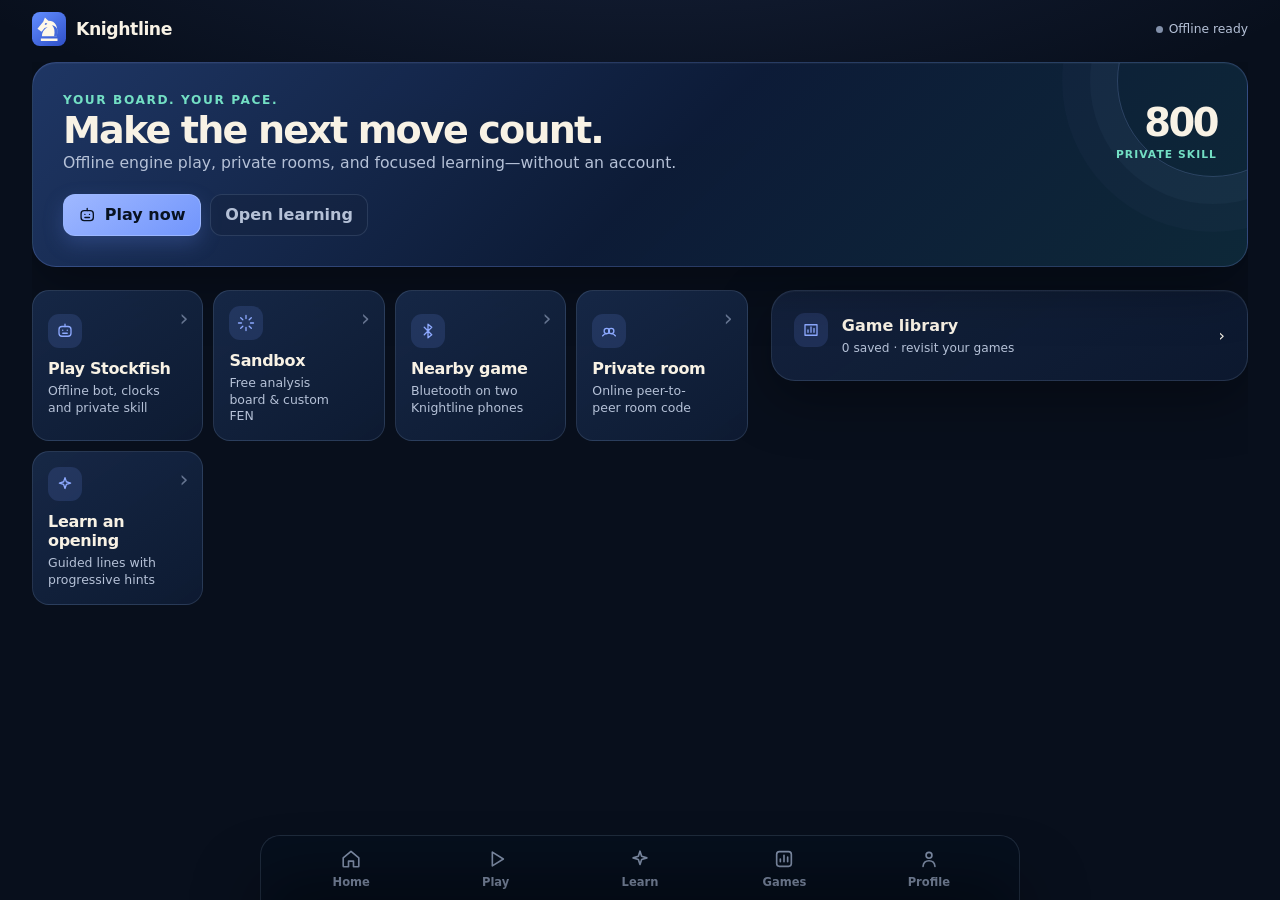
<file: app/src/main/assets/ui/index.html>
<!doctype html>
<html lang="en">
<head>
  <meta charset="utf-8">
  <meta name="viewport" content="width=device-width, initial-scale=1, viewport-fit=cover">
  <meta name="color-scheme" content="dark">
  <meta name="theme-color" content="#08101f">
  <meta http-equiv="Content-Security-Policy" content="default-src 'self'; img-src 'self' data:; style-src 'self'; script-src 'self'; connect-src 'self'; media-src 'none'; object-src 'none'; base-uri 'none'; form-action 'none'; frame-src 'none'">
  <title>Knightline</title>
  <link rel="stylesheet" href="styles.css">
</head>
<body>
  <a class="skip-link" href="#main-content">Skip to content</a>
  <div id="app" class="app-shell" data-screen="home">
    <header class="app-header" id="app-header" data-testid="app-header"></header>
    <main id="main-content" class="app-main" tabindex="-1"></main>
    <nav class="bottom-nav" aria-label="Primary navigation" data-testid="primary-navigation">
      <button class="nav-item" type="button" data-nav="home" data-testid="nav-home"><span class="nav-icon" aria-hidden="true"><svg viewBox="0 0 24 24"><path d="M3.5 10.8 12 3.7l8.5 7.1v9a.7.7 0 0 1-.7.7h-5.1v-6.2H9.3v6.2H4.2a.7.7 0 0 1-.7-.7Z"/></svg></span><span>Home</span></button>
      <button class="nav-item" type="button" data-nav="play" data-testid="nav-play"><span class="nav-icon" aria-hidden="true"><svg viewBox="0 0 24 24"><path d="M8 4.5 20 12 8 19.5Z" stroke-linejoin="round"/></svg></span><span>Play</span></button>
      <button class="nav-item" type="button" data-nav="learn" data-testid="nav-learn"><span class="nav-icon" aria-hidden="true"><svg viewBox="0 0 24 24"><path d="M12 3.5 13.8 9l5.7 1.8-5.7 1.8L12 18l-1.8-5.4-5.7-1.8L10.2 9Z"/></svg></span><span>Learn</span></button>
      <button class="nav-item" type="button" data-nav="history" data-testid="nav-history"><span class="nav-icon" aria-hidden="true"><svg viewBox="0 0 24 24"><rect x="4" y="4" width="16" height="16" rx="3"/><path d="M8 15v-3m4 3V8m4 7v-5"/></svg></span><span>Games</span></button>
      <button class="nav-item" type="button" data-nav="profile" data-testid="nav-profile"><span class="nav-icon" aria-hidden="true"><svg viewBox="0 0 24 24"><circle cx="12" cy="8" r="3.2"/><path d="M5.5 20c.4-4 2.7-6.1 6.5-6.1s6.1 2.1 6.5 6.1"/></svg></span><span>Profile</span></button>
    </nav>
  </div>

  <div id="sheet-backdrop" class="sheet-backdrop" hidden></div>
  <section id="bottom-sheet" class="bottom-sheet" role="dialog" aria-modal="true" aria-labelledby="sheet-title" aria-hidden="true" tabindex="-1" data-testid="bottom-sheet">
    <div class="sheet-grabber" aria-hidden="true"></div>
    <div class="sheet-scroll" id="sheet-scroll"></div>
  </section>
  <div id="toast-region" class="toast-region" aria-live="polite" aria-atomic="true"></div>
  <script src="app.js" defer></script>
</body>
</html>
</file>
<file: app/src/main/assets/ui/styles.css>
:root {
  --system-font-size: 100%;
  --ink: #080f1c;
  --ink-raised: #0d1729;
  --ink-panel: #111d33;
  --ink-panel-2: #172640;
  --line: rgba(177, 201, 239, .14);
  --line-strong: rgba(177, 201, 239, .25);
  --ivory: #f8f2e5;
  --mist: #b5c1d7;
  --muted: #8290aa;
  --blue: #7394ff;
  --blue-bright: #8da9ff;
  --mint: #73dfc4;
  --gold: #f2c76d;
  --rose: #ff8f9d;
  /* ChessLink's cool tournament field was much clearer than the interim
     brown board. Keep its identity, but give it a more deliberate frame. */
  --board-light: #e7edf8;
  --board-dark: #5875a6;
  --board-light-alt: #dbe4f0;
  --board-dark-alt: #506c99;
  --board-frame: clamp(2px, .55vw, 4px);
  --shadow: 0 18px 55px rgba(0, 0, 0, .35);
  --radius-l: 24px;
  --radius-m: 17px;
  --radius-s: 12px;
  --safe-top: env(safe-area-inset-top, 0px);
  --safe-bottom: env(safe-area-inset-bottom, 0px);
  --content-max: 760px;
  font-size: var(--system-font-size);
  font-family: Inter, ui-sans-serif, system-ui, -apple-system, BlinkMacSystemFont, "Segoe UI", sans-serif;
  font-synthesis: none;
}

* { box-sizing: border-box; }
html { height: 100%; background: var(--ink); }
body {
  min-width: 320px;
  height: 100vh;
  height: 100dvh;
  margin: 0;
  overflow: hidden;
  background: radial-gradient(90% 48% at 50% -16%, rgba(90, 121, 205, .18), transparent 68%), var(--ink);
  color: var(--ivory);
  user-select: none;
  -webkit-user-select: none;
  -webkit-tap-highlight-color: transparent;
}
button, input, textarea { font: inherit; }
input, textarea { user-select: text; -webkit-user-select: text; }
button { color: inherit; }
button:not(:disabled), [role="button"] { cursor: pointer; }
button:disabled { cursor: not-allowed; opacity: .48; }
.skip-link { position: fixed; z-index: 100; top: -4rem; left: 1rem; padding: .6rem .85rem; background: var(--ivory); color: var(--ink); border-radius: 0 0 .7rem .7rem; }
.skip-link:focus { top: 0; }

.app-shell { height: 100vh; height: 100dvh; display: grid; grid-template-rows: auto minmax(0, 1fr); max-width: var(--content-max); margin: 0 auto; padding: max(12px, var(--safe-top)) clamp(12px, 3.5vw, 26px) calc(78px + var(--safe-bottom)); overflow: hidden; }
.app-shell[data-screen="game"], .app-shell[data-screen="review"] { padding-bottom: calc(10px + var(--safe-bottom)); }
.app-header { min-height: 42px; display: flex; align-items: center; justify-content: space-between; gap: 10px; margin-bottom: 12px; }
.app-shell[data-screen="game"] .bottom-nav, .app-shell[data-screen="review"] .bottom-nav { display: none; }
.app-main { min-width: 0; min-height: 0; padding-bottom: 6px; overflow-x: hidden; overflow-y: auto; overscroll-behavior-y: contain; outline: none; -webkit-overflow-scrolling: touch; }
.screen { display: grid; gap: clamp(14px, 3.4vw, 23px); }
.screen--game { gap: clamp(7px, 1.8vw, 10px); padding-bottom: 4px; }
.eyebrow { margin: 0 0 4px; color: var(--mint); font-size: clamp(.66rem, 2vw, .76rem); font-weight: 780; letter-spacing: .13em; text-transform: uppercase; }
.title { margin: 0; color: var(--ivory); font-size: clamp(1.55rem, 6vw, 2.38rem); line-height: 1.04; letter-spacing: -.048em; }
.subtitle, .body-copy { margin: 0; color: var(--mist); font-size: clamp(.83rem, 3.2vw, .98rem); line-height: 1.48; overflow-wrap: anywhere; }
.muted { color: var(--muted); }
.tiny { font-size: clamp(.69rem, 2.3vw, .78rem); color: var(--muted); }
.header-brand { display: flex; align-items: center; min-width: 0; gap: 10px; }
.brand-mark { width: 34px; height: 34px; flex: 0 0 auto; border-radius: 8px; }
.brand-mark img { display: block; width: 100%; height: 100%; }
.brand-word { margin: 0; font-size: clamp(.96rem, 3vw, 1.08rem); font-weight: 760; letter-spacing: -.025em; }
.header-context { margin: 0 0 1px; color: var(--muted); font-size: .62rem; font-weight: 760; letter-spacing: .08em; text-transform: uppercase; }
.header-back { display: grid; flex: 0 0 auto; place-items: center; width: 38px; height: 38px; padding: 0; border: 1px solid var(--line); border-radius: 12px; background: rgba(19,34,59,.72); color: var(--ivory); }
.header-status--compact { font-size: .71rem; }
.app-shell[data-screen="review"] .brand-word { white-space: nowrap; }
.app-shell[data-screen="review"] .app-header > .button { flex-shrink: 0; white-space: nowrap; font-size: .74rem; padding-inline: .6rem; gap: 6px; }
.header-status { display: inline-flex; align-items: center; gap: 6px; min-width: 0; color: var(--mist); font-size: .77rem; }
.status-dot { width: 7px; height: 7px; border-radius: 50%; background: var(--mint); box-shadow: 0 0 0 4px rgba(115,223,196,.1); }
.status-dot--idle { background: var(--muted); box-shadow: none; }
.ui-icon { width: 1.15em; height: 1.15em; flex: 0 0 auto; fill: none; stroke: currentColor; stroke-width: 1.75; stroke-linecap: round; stroke-linejoin: round; }
.icon-button, .chip, .button { display: inline-flex; align-items: center; justify-content: center; min-height: 42px; border: 1px solid var(--line); border-radius: var(--radius-s); background: rgba(20, 35, 63, .75); color: var(--ivory); font-weight: 700; line-height: 1.15; }
.icon-button { width: 42px; padding: 0; font-size: 1.15rem; }
.button { gap: 8px; padding: .65rem .9rem; text-align: center; overflow-wrap: anywhere; transition: background .16s ease, border-color .16s ease, transform .16s ease; }
.button:hover { border-color: var(--line-strong); background: #1a2d50; }
.button:active { transform: translateY(1px); }
.button--primary { color: #081221; border-color: rgba(158, 185, 255, .85); background: linear-gradient(145deg, #9fb8ff, #7195fc); box-shadow: 0 8px 20px rgba(94, 126, 220, .28); }
.button--primary:hover { background: linear-gradient(145deg, #b2c6ff, #7ea0ff); }
.button--mint { color: #041b1a; border-color: rgba(130, 245, 215, .85); background: linear-gradient(145deg, #a1f0da, #70d5bc); box-shadow: 0 8px 18px rgba(70, 202, 172, .2); }
.button--mint:hover { color: #041b1a; background: linear-gradient(145deg, #b5f5e3, #87e3ca); }
.button--quiet { color: var(--mist); background: rgba(20, 35, 63, .5); }
.button--danger { color: #ffd7dd; border-color: rgba(255,143,157,.3); background: rgba(128, 39, 64, .2); }
.button--wide { width: 100%; }
.button--compact { min-height: 38px; padding: .53rem .7rem; font-size: .82rem; }
.button-icon { font-size: 1rem; line-height: 1; }
.button-row { display: grid; grid-template-columns: repeat(2, minmax(0, 1fr)); gap: 9px; }
.button-row--three { grid-template-columns: repeat(3, minmax(0, 1fr)); }

.surface { min-width: 0; padding: clamp(15px, 4vw, 22px); border: 1px solid var(--line); border-radius: var(--radius-l); background: linear-gradient(145deg, rgba(20, 35, 63, .94), rgba(13, 25, 48, .92)); box-shadow: inset 0 1px 0 rgba(255,255,255,.035), var(--shadow); }
.surface--flat { box-shadow: inset 0 1px 0 rgba(255,255,255,.03); }
.surface-title { margin: 0; font-size: clamp(1rem, 4vw, 1.18rem); letter-spacing: -.025em; }
.section-heading { display: flex; align-items: end; justify-content: space-between; gap: 12px; }
.section-heading > div { min-width: 0; }
.section-action { flex: 0 0 auto; border: 0; padding: 4px 0; background: transparent; color: var(--blue-bright); font-weight: 750; font-size: .8rem; }

.hero { position: relative; overflow: hidden; padding: clamp(20px, 5vw, 30px); border-color: rgba(128,156,240,.23); background: linear-gradient(135deg, rgba(31, 55, 102, .98), rgba(13, 28, 56, .97) 52%, rgba(14, 42, 58, .95)); }
.hero::after { content: ""; position: absolute; width: 190px; height: 190px; right: -62px; top: -78px; border: 1px solid rgba(157,182,255,.22); border-radius: 50%; box-shadow: 0 0 0 27px rgba(157,182,255,.035), 0 0 0 55px rgba(157,182,255,.025); pointer-events: none; }
.hero > * { position: relative; z-index: 1; }
.hero-grid { display: grid; grid-template-columns: minmax(0, 1fr) auto; gap: 16px; align-items: center; }
.hero-rating { min-width: 83px; text-align: right; }
.rating-number { display: block; color: var(--ivory); font-size: clamp(1.65rem, 7vw, 2.4rem); line-height: .9; font-weight: 820; letter-spacing: -.065em; }
.rating-label { display: block; margin-top: 8px; color: var(--mint); font-size: .67rem; font-weight: 760; letter-spacing: .1em; text-transform: uppercase; }
.rating-delta { display: inline-block; margin-top: 9px; color: #a5f1d8; font-size: .76rem; font-weight: 760; }
.hero-actions { display: flex; flex-wrap: wrap; gap: 9px; margin-top: 20px; }

.quick-grid { display: grid; grid-template-columns: repeat(2, minmax(0, 1fr)); gap: 10px; }
.quick-card { position: relative; min-height: 118px; overflow: hidden; padding: 15px; border: 1px solid var(--line); border-radius: var(--radius-m); background: linear-gradient(145deg, rgba(25,44,77,.86), rgba(14,27,51,.94)); text-align: left; transition: transform .16s ease, border-color .16s ease, background .16s ease; }
.quick-card:active { transform: scale(.985); }
.quick-card:hover { border-color: rgba(141,169,255,.52); }
.quick-icon { display: grid; place-items: center; width: 34px; height: 34px; margin-bottom: 11px; border-radius: 11px; background: rgba(115,148,255,.15); color: var(--blue-bright); font-size: 1rem; }
.quick-icon .ui-icon { width: 18px; height: 18px; }
.quick-chevron { position: absolute; top: 16px; right: 14px; color: rgba(195,210,238,.48); font-size: 1.4rem; line-height: 1; }
.quick-label { display: block; font-size: clamp(.88rem, 3.5vw, 1rem); font-weight: 770; letter-spacing: -.02em; }
.quick-meta { display: block; max-width: 15ch; margin-top: 5px; color: var(--mist); font-size: clamp(.7rem, 2.6vw, .78rem); line-height: 1.35; overflow-wrap: anywhere; }

.activity-list, .lesson-list, .timeline-list, .move-list { display: grid; gap: 10px; }
.activity-item { display: grid; grid-template-columns: auto minmax(0, 1fr) auto; gap: 10px; align-items: center; min-height: 54px; padding: 9px 0; border-top: 1px solid rgba(177,201,239,.1); }
.activity-item:first-child { padding-top: 0; border-top: 0; }
.activity-badge { display: grid; place-items: center; width: 33px; height: 33px; border-radius: 10px; background: rgba(115,223,196,.12); color: var(--mint); font-size: .83rem; }
.activity-title { margin: 0; font-size: .87rem; font-weight: 720; overflow-wrap: anywhere; }
.activity-copy { margin: 3px 0 0; color: var(--muted); font-size: .74rem; overflow-wrap: anywhere; }
.activity-value { color: var(--mint); font-size: .82rem; font-weight: 760; text-align: right; }
.activity-value--neutral { color: var(--mist); }

.bottom-nav { position: fixed; z-index: 20; left: 50%; bottom: 0; display: grid; grid-template-columns: repeat(5, minmax(0, 1fr)); width: min(var(--content-max), 100%); padding: 7px clamp(8px, 3vw, 18px) calc(7px + var(--safe-bottom)); border-top: 1px solid rgba(177,201,239,.12); background: rgba(7, 16, 30, .91); backdrop-filter: blur(18px); transform: translateX(-50%); }
.nav-item { display: grid; place-items: center; gap: 3px; min-height: 50px; padding: 3px 0; border: 0; border-radius: 11px; background: transparent; color: var(--muted); font-size: clamp(.63rem, 2.5vw, .72rem); font-weight: 700; }
.nav-item[aria-current="page"] { color: var(--ivory); background: rgba(115,148,255,.14); }
.nav-icon { display: grid; place-items: center; width: 24px; height: 24px; line-height: 1; }
.nav-icon svg { width: 22px; height: 22px; fill: none; stroke: currentColor; stroke-width: 1.8; stroke-linecap: round; stroke-linejoin: round; }

.board-stage { width: 100%; }
.board-layout { position: relative; width: min(100%, 600px); margin: 0 auto; padding: 0 16px; box-sizing: border-box; }
.board-layout[data-eval-enabled="false"] .eval-rail { opacity: 0; pointer-events: none; }
.eval-rail { position: absolute; left: 4px; top: 4px; bottom: 4px; width: 6px; z-index: 10; overflow: hidden; border: 1px solid rgba(255,255,255,.05); border-radius: 4px; background: #0f172a; box-shadow: inset 0 0 0 1px rgba(0,0,0,.3); transition: opacity 0.3s ease; }
.eval-rail svg { display: block; width: 100%; height: 100%; }
.eval-rail-fill { fill: #f6f2e8; transition: y 220ms ease, height 220ms ease; }
.board-shell { position: relative; width: min(100%, 600px); margin: 0 auto; padding: var(--board-frame); border: 1px solid rgba(181,205,246,.34); border-radius: 7px; background: #17253d; box-shadow: 0 0 0 1px rgba(1,7,18,.5), 0 13px 34px rgba(0,0,0,.4); overflow: hidden; }
.board { position: relative; display: grid; grid-template-columns: repeat(8, minmax(0, 1fr)); grid-template-rows: repeat(8, minmax(0, 1fr)); width: 100%; aspect-ratio: 1; border-radius: 3px; overflow: hidden; isolation: isolate; touch-action: none; user-select: none; -webkit-user-select: none; }
.board-shell--pending::after { content: ""; position: absolute; z-index: 6; inset: var(--board-frame); border-radius: 3px; background: rgba(7,16,30,.045); pointer-events: none; }
.square { position: relative; display: grid; place-items: center; min-width: 0; min-height: 0; padding: 0; border: 0; background: var(--board-light); color: #17233c; }
.square:disabled { opacity: 1; }
.square--dark { background: var(--board-dark); }
.square--drag-source > .piece-svg { visibility: hidden; }
.square--drop { outline: 3px solid rgba(255,250,240,.85); outline-offset: -3px; }
.drag-piece { position: fixed; left: 0; top: 0; z-index: 35; pointer-events: none; will-change: transform; }
.drag-piece .piece-svg { width: 100%; height: 100%; filter: drop-shadow(0 9px 5px rgba(0,0,0,.5)); }
.square--last { box-shadow: inset 0 0 0 999px rgba(245, 193, 75, .31); }
.square--selected { outline: clamp(2px, .7vw, 4px) solid rgba(88, 236, 199, .98); outline-offset: calc(clamp(2px, .7vw, 4px) * -1); box-shadow: inset 0 0 0 999px rgba(49, 196, 166, .18); }
.square--legal::after { content: ""; position: absolute; z-index: 1; width: 24%; aspect-ratio: 1; border-radius: 50%; background: rgba(18, 43, 71, .36); box-shadow: 0 0 0 1px rgba(255,255,255,.11); }
.square--capture::after { content: ""; position: absolute; z-index: 1; inset: 6%; border: 3px solid rgba(103, 242, 209, .94); border-radius: 50%; box-shadow: 0 0 0 1px rgba(5,27,46,.32) inset; }
.square:focus-visible { outline: 3px solid #f9fbff; outline-offset: -3px; }
.coordinate { position: absolute; z-index: 4; color: #415d80; font-size: clamp(6px, 1.55vw, 8px); font-weight: 850; line-height: 1; opacity: .84; pointer-events: none; text-shadow: 0 1px 1px rgba(255,255,255,.34); }
.square--dark .coordinate { color: #eef4ff; text-shadow: 0 1px 1px rgba(21,39,70,.35); }
.coordinate--rank { top: 4px; left: 4px; }
.coordinate--file { right: 4px; bottom: 3px; }
.piece-svg { --piece-fill: #fbf7eb; --piece-edge: #625f59; --piece-shine: #b4a98f; position: relative; z-index: 3; width: 93%; height: 93%; overflow: visible; filter: drop-shadow(0 1.5px 1px rgba(5,13,27,.32)); pointer-events: none; }
.piece-svg--white { --piece-fill: #fffaf0; --piece-edge: #6f6d65; --piece-shine: #d7c7a4; }
.piece-svg--black { --piece-fill: #202b3c; --piece-edge: #0d1420; --piece-shine: #52647a; filter: drop-shadow(0 1.5px 1.2px rgba(3,9,19,.46)); }
.piece-svg .piece-main, .piece-svg .piece-base { fill: var(--piece-fill); stroke: var(--piece-edge); stroke-width: 1.45; stroke-linejoin: round; }
.piece-svg .piece-detail { fill: none; stroke: var(--piece-shine); stroke-width: 2.4; stroke-linecap: round; stroke-linejoin: round; }
.piece-svg .piece-shadow { fill: #000; opacity: .13; stroke: none; }
.square--coach-source .piece-svg { filter: drop-shadow(0 0 3px #73dfc4) drop-shadow(0 0 1px #73dfc4); }
.board-overlay { position: absolute; inset: 0; z-index: 2; width: 100%; height: 100%; overflow: visible; pointer-events: none; }
.chess-arrow { color: #70b848; opacity: .83; }
.chess-arrow--played { color: #f2a43b; }
.chess-arrow-shaft { fill: none; stroke: currentColor; stroke-width: 3.2; stroke-linejoin: round; stroke-linecap: butt; }
.chess-arrow-head { fill: currentColor; }
.coach-arrow { stroke: rgba(112, 239, 209, .94); stroke-width: 1.15; stroke-linecap: round; opacity: .8; filter: drop-shadow(0 1px 1px rgba(0,0,0,.28)); }
.coach-arrow-head { fill: rgba(112, 239, 209, .94); opacity: .88; }
.board-accessibility-note { position: absolute; width: 1px; height: 1px; padding: 0; margin: -1px; overflow: hidden; clip: rect(0,0,0,0); white-space: nowrap; border: 0; }

.game-topline { display: flex; align-items: center; justify-content: space-between; gap: 8px; }
.game-name { min-width: 0; margin: 0; color: var(--ivory); font-size: clamp(.9rem, 3.8vw, 1.04rem); font-weight: 760; letter-spacing: -.02em; white-space: nowrap; overflow: hidden; text-overflow: ellipsis; }
.eval-chip { display: grid; flex: 0 0 auto; grid-template-columns: auto auto; align-items: center; column-gap: 6px; min-height: 38px; padding: 4px 9px; border: 1px solid rgba(115,223,196,.3); border-radius: 12px; background: rgba(24,67,70,.34); color: #d9fff4; font-size: .82rem; font-weight: 850; font-variant-numeric: tabular-nums; }
.eval-label { color: var(--mint); font-size: .55rem; letter-spacing: .1em; }
.eval-state { grid-column: 1 / -1; color: var(--muted); font-size: .54rem; font-weight: 720; letter-spacing: .04em; line-height: 1; text-align: right; text-transform: uppercase; }
.game-state-pill { display: inline-flex; align-items: center; gap: 6px; min-height: 34px; padding: 0 10px; border: 1px solid var(--line); border-radius: 999px; background: rgba(17,30,52,.76); color: var(--mist); font-size: .7rem; font-weight: 760; }
.game-state-pill .ui-icon { width: 14px; height: 14px; color: var(--mint); }
.player-card { display: grid; grid-template-columns: 36px minmax(0, 1fr) auto; align-items: center; gap: 9px; min-height: 56px; padding: 7px 10px; border: 1px solid rgba(177,201,239,.12); border-radius: 14px; background: rgba(17,30,52,.82); }
.player-card--active { border-color: rgba(115,223,196,.7); box-shadow: inset 0 0 0 1px rgba(115,223,196,.14); }
.avatar { display: grid; place-items: center; width: 36px; height: 36px; border-radius: 11px; background: linear-gradient(145deg, #88a9ff, #5878d8); color: #0b1430; font-size: .65rem; font-weight: 850; }
.avatar--bot { background: linear-gradient(145deg, #6ce0c4, #328d95); color: #042226; }
.player-copy { min-width: 0; }
.player-name { margin: 0; font-size: clamp(.82rem, 3.4vw, .96rem); font-weight: 760; white-space: nowrap; overflow: hidden; text-overflow: ellipsis; }
.player-meta { margin: 3px 0 0; color: var(--muted); font-size: clamp(.66rem, 2.5vw, .74rem); white-space: nowrap; overflow: hidden; text-overflow: ellipsis; }
.player-sub { display: flex; align-items: center; gap: 6px; flex-wrap: wrap; margin-top: 2px; }
.captured-tray { display: inline-flex; align-items: center; gap: 2px; }
.captured-piece { display: inline-flex; align-items: center; justify-content: center; width: 14px; height: 14px; }
.captured-piece .piece-svg { width: 14px; height: 14px; }
.material-badge { display: inline-flex; align-items: center; font-size: 0.68rem; font-weight: 800; color: var(--mint); background: rgba(115,223,196,.15); border: 1px solid rgba(115,223,196,.3); padding: 0 5px; border-radius: 999px; line-height: 1.3; }
.active-room-card { border: 1px solid rgba(115,223,196,.35); background: linear-gradient(135deg, rgba(16,44,46,.7), rgba(13,27,48,.88)); box-shadow: 0 4px 16px rgba(0,0,0,.25); border-radius: 16px; padding: 14px; margin-bottom: 12px; }
.active-room-header { display: flex; align-items: center; justify-content: space-between; margin-bottom: 8px; }
.active-room-badge { display: inline-flex; align-items: center; gap: 6px; font-size: .72rem; font-weight: 800; text-transform: uppercase; letter-spacing: .06em; color: var(--mint); }
.active-room-dot { width: 8px; height: 8px; border-radius: 50%; background: var(--mint); box-shadow: 0 0 8px rgba(115,223,196,.8); animation: pulse-dot 1.8s infinite ease-in-out; }
@keyframes pulse-dot { 0%, 100% { opacity: 1; transform: scale(1); } 50% { opacity: 0.4; transform: scale(0.85); } }
.active-room-code-box { display: flex; align-items: center; justify-content: space-between; background: rgba(7,16,30,.6); border: 1px dashed rgba(115,223,196,.3); border-radius: 12px; padding: 8px 12px; margin: 10px 0; }
.active-room-code-label { font-size: .72rem; color: var(--muted); text-transform: uppercase; letter-spacing: .05em; display: block; }
.active-room-code-val { font-size: 1.25rem; font-weight: 850; color: var(--ivory); letter-spacing: .12em; font-family: monospace; }
.room-status--closed { border-color: rgba(239,68,68,.3); background: rgba(40,16,20,.6); }
.sandbox-toolbar { display: flex; flex-wrap: wrap; align-items: center; gap: 6px; margin-top: 10px; }
.sandbox-toolbar .button { flex: 1 1 auto; min-width: 60px; min-height: 38px; padding: 4px 8px; font-size: .75rem; }
.clock { color: var(--ivory); font-size: clamp(.94rem, 4vw, 1.15rem); font-weight: 820; font-variant-numeric: tabular-nums; letter-spacing: -.04em; }
.clock--active { color: var(--mint); }
.coach-card { display: grid; grid-template-columns: 34px minmax(0, 1fr); align-items: start; gap: 10px; padding: 11px 12px; border: 1px solid rgba(115,223,196,.26); border-radius: 15px; background: linear-gradient(140deg, rgba(18,67,70,.42), rgba(13,27,48,.82)); box-shadow: inset 0 1px 0 rgba(255,255,255,.025); }
.coach-icon { display: grid; place-items: center; width: 34px; height: 34px; border-radius: 11px; background: rgba(115,223,196,.12); color: var(--mint); }
.coach-icon .ui-icon { width: 18px; height: 18px; }
.coach-body { min-width: 0; }
.coach-heading { display: flex; align-items: center; justify-content: space-between; gap: 10px; }
.coach-kicker { color: var(--mint); font-size: .64rem; font-weight: 820; letter-spacing: .105em; text-transform: uppercase; }
.coach-progress { display: inline-flex; flex: 0 0 auto; gap: 4px; }
.coach-progress i { width: 5px; height: 5px; border-radius: 50%; background: rgba(177,201,239,.25); }
.coach-progress i.is-active { background: var(--mint); box-shadow: 0 0 0 2px rgba(115,223,196,.1); }
.coach-copy { margin: 0; color: var(--ivory); font-size: clamp(.79rem, 3.2vw, .91rem); line-height: 1.4; overflow-wrap: anywhere; }
.coach-kicker + .coach-copy { margin-top: 4px; }
.game-actions { display: grid; grid-template-columns: repeat(3, minmax(0, 1fr)); gap: 8px; }
.game-actions--2 { grid-template-columns: repeat(2, minmax(0, 1fr)); }
.game-actions--4 { grid-template-columns: repeat(2, minmax(0, 1fr)); }
.game-actions .button { min-width: 0; min-height: 42px; padding: .55rem .38rem; font-size: clamp(.66rem, 2.7vw, .78rem); }
.game-actions .ui-icon { width: 16px; height: 16px; }
.turn-note { min-height: 1.15em; margin: 0 3px; color: var(--mist); font-size: .76rem; overflow-wrap: anywhere; }

.tab-row { display: flex; gap: 7px; overflow-x: auto; padding-bottom: 2px; scrollbar-width: none; }
.tab-row::-webkit-scrollbar { display: none; }
.tab { flex: 0 0 auto; min-height: 36px; padding: 0 .75rem; border: 1px solid var(--line); border-radius: 999px; background: rgba(15,29,54,.72); color: var(--mist); font-size: .76rem; font-weight: 760; }
.tab[aria-selected="true"] { border-color: rgba(141,169,255,.58); background: rgba(115,148,255,.19); color: var(--ivory); }
.lesson-card { display: grid; grid-template-columns: auto minmax(0, 1fr) auto; align-items: center; gap: 11px; padding: 13px; border: 1px solid var(--line); border-radius: var(--radius-m); background: rgba(17,31,57,.76); text-align: left; }
.lesson-icon { display: grid; place-items: center; width: 38px; height: 38px; border-radius: 12px; background: rgba(115,148,255,.14); color: var(--blue-bright); font-size: 1rem; }
.lesson-content { min-width: 0; }
.learn-tabs { display: grid; grid-template-columns: repeat(3,minmax(0,1fr)); gap: 4px; padding: 5px; border: 1px solid var(--line); border-radius: 16px; background: var(--ink); }
.learn-tabs button { min-height: 46px; padding: 10px 3px; border: 0; border-radius: 11px; background: transparent; color: var(--muted); font: inherit; font-size: clamp(.69rem,2.7vw,.83rem); font-weight: 720; }
.learn-tabs button[aria-pressed="true"] { background: #243759; color: #f6f1e7; box-shadow: 0 2px 8px #0003; }
.lesson-title { display: block; margin: 0; font-size: clamp(.79rem, 3.2vw, .91rem); font-weight: 760; overflow-wrap: anywhere; }
.lesson-copy { display: block; margin: 3px 0 0; color: var(--muted); font-size: clamp(.66rem, 2.6vw, .74rem); line-height: 1.3; overflow-wrap: anywhere; }
.progress-ring { --value: 0; display: grid; place-items: center; width: 35px; height: 35px; border-radius: 50%; background: conic-gradient(var(--mint) calc(var(--value) * 1%), rgba(177,201,239,.13) 0); }
.progress-ring::after { content: attr(data-label); display: grid; place-items: center; width: 27px; height: 27px; border-radius: 50%; background: var(--ink-panel); color: var(--ivory); font-size: .59rem; font-weight: 800; }
.lesson-hero { display: grid; gap: 12px; padding: 16px; border: 1px solid rgba(115,148,255,.27); border-radius: var(--radius-m); background: linear-gradient(135deg, rgba(58,78,137,.38), rgba(17,31,57,.68)); }
.button-row--review { margin-top: 14px; }
.review-branch { margin-top: 9px; }
.chat-compose--spaced { margin-top: 10px; }

.profile-grid { display: grid; grid-template-columns: repeat(2, minmax(0, 1fr)); gap: 10px; }
.metric { min-width: 0; padding: 14px; border: 1px solid var(--line); border-radius: var(--radius-m); background: rgba(17,31,57,.62); }
.metric-value { display: block; color: var(--ivory); font-size: clamp(1.1rem, 5vw, 1.5rem); font-weight: 810; letter-spacing: -.05em; font-variant-numeric: tabular-nums; }
.metric-label { display: block; margin-top: 5px; color: var(--muted); font-size: .68rem; font-weight: 700; overflow-wrap: anywhere; }
.rating-chart { position: relative; height: 132px; overflow: hidden; margin-top: 7px; border-bottom: 1px solid rgba(177,201,239,.16); }
.rating-chart svg { width: 100%; height: 100%; overflow: visible; }
.chart-grid { stroke: rgba(177,201,239,.12); stroke-width: 1; }
.chart-area { fill: url(#rating-area); }
.chart-line { fill: none; stroke: #76e2c7; stroke-width: 3; stroke-linecap: round; stroke-linejoin: round; }
.chart-point { fill: #d9fff3; stroke: #67d9bc; stroke-width: 2; }
.rating-footnote { margin: 10px 0 0; color: var(--muted); font-size: .71rem; line-height: 1.35; }
.empty-state { display: grid; place-items: center; min-height: 170px; padding: 25px; border: 1px dashed rgba(177,201,239,.24); border-radius: var(--radius-m); color: var(--mist); text-align: center; }

.review-summary { display: grid; grid-template-columns: minmax(0, 1fr) auto; gap: 12px; align-items: center; }
.review-position-line { display: flex; align-items: center; justify-content: space-between; gap: 10px; min-height: 32px; padding: 0 3px; color: var(--mist); font-size: .72rem; }
.review-position-line strong { color: var(--ivory); font-size: .86rem; letter-spacing: -.015em; }
.result-badge { display: inline-flex; align-items: center; width: max-content; min-height: 28px; padding: 0 .55rem; border-radius: 999px; background: rgba(115,223,196,.15); color: var(--mint); font-size: .68rem; font-weight: 830; letter-spacing: .07em; text-transform: uppercase; }
.review-scores { display: grid; grid-template-columns: repeat(2, minmax(54px, 1fr)); gap: 7px; }
.review-scores > div { display: grid; gap: 2px; min-width: 54px; padding: 8px 9px; border: 1px solid rgba(177,201,239,.13); border-radius: 11px; background: rgba(6,15,30,.42); text-align: right; }
.review-scores span { color: var(--muted); font-size: .55rem; font-weight: 760; letter-spacing: .06em; text-transform: uppercase; }
.review-scores strong { color: var(--ivory); font-size: clamp(.9rem, 3.8vw, 1.13rem); font-weight: 830; font-variant-numeric: tabular-nums; }
.review-step { display: flex; align-items: center; justify-content: space-between; gap: 10px; }
.review-step .tiny { margin: 0; }
.review-graph { width: 100%; height: 76px; overflow: visible; }
.move-list { grid-template-columns: repeat(2, minmax(0, 1fr)); gap: 6px; }
.move-item { display: flex; align-items: center; justify-content: space-between; min-width: 0; min-height: 37px; padding: 0 9px; border: 1px solid rgba(177,201,239,.1); border-radius: 9px; background: rgba(11,23,43,.6); color: var(--mist); font-size: .75rem; }
.move-item--current { color: var(--ivory); border-color: rgba(115,148,255,.58); background: rgba(115,148,255,.17); }
.move-number { color: var(--muted); font-size: .65rem; }

.sheet-backdrop { position: fixed; z-index: 39; inset: 0; background: rgba(1,6,15,.62); opacity: 0; transition: opacity 180ms ease; }
.sheet-backdrop.is-visible { opacity: 1; }
.bottom-sheet { position: fixed; z-index: 40; left: 50%; bottom: 0; width: min(var(--content-max), 100%); max-height: min(90dvh, 46rem); padding: 8px clamp(14px, 4vw, 27px) calc(15px + var(--safe-bottom)); border: 1px solid rgba(177,201,239,.2); border-bottom: 0; border-radius: 26px 26px 0 0; background: linear-gradient(180deg, #15233a, #0e1a2e 62%, #0b1729); box-shadow: 0 -22px 64px rgba(0,0,0,.55), inset 0 1px 0 rgba(255,255,255,.065); transform: translate3d(-50%, calc(100% + 10px), 0); transition: transform 230ms cubic-bezier(.2,.8,.2,1); will-change: transform; }
.bottom-sheet[data-open="true"] { transform: translate3d(-50%, 0, 0); }
.bottom-sheet[data-sheet-kind="setup"] { height: auto; }
.bottom-sheet[data-sheet-kind="setup"] .sheet-footer { grid-template-columns: minmax(0, 1fr) minmax(0, 1.4fr); }
.bottom-sheet[data-sheet-kind="setup"] .sheet-footer .button { min-width: 0; font-size: .88rem; padding-left: .5rem; padding-right: .5rem; }
.bottom-sheet[data-sheet-kind="room"], .bottom-sheet[data-sheet-kind="moves"] { height: auto; }
.sheet-grabber { width: 37px; height: 4px; margin: 3px auto 12px; border-radius: 99px; background: rgba(207,220,245,.37); }
.sheet-scroll { max-height: calc(min(88dvh, 44rem) - 42px - var(--safe-bottom)); overflow: auto; overscroll-behavior: contain; padding: 0 1px 4px; scrollbar-color: rgba(177,201,239,.32) transparent; }
.bottom-sheet[data-sheet-kind="setup"] .sheet-scroll { display: flex; flex-direction: column; overflow: hidden; height: auto; max-height: calc(min(88dvh, 44rem) - 42px - var(--safe-bottom)); }
.setup-content { min-height: 0; flex: 0 1 auto; overflow: auto; overscroll-behavior: contain; padding-bottom: 4px; }
.bottom-sheet[data-sheet-kind="setup"] .sheet-footer { flex: 0 0 auto; }
.bottom-sheet[data-sheet-kind="room"] .sheet-scroll, .bottom-sheet[data-sheet-kind="moves"] .sheet-scroll { height: auto; max-height: calc(88dvh - 42px - var(--safe-bottom)); }
.sheet-heading { display: flex; align-items: start; justify-content: space-between; gap: 12px; margin-bottom: 18px; }
.sheet-heading > div { min-width: 0; }
.sheet-title { margin: 0; color: var(--ivory); font-size: clamp(1.2rem, 5vw, 1.5rem); line-height: 1.1; letter-spacing: -.04em; }
.sheet-subtitle { margin: 7px 0 0; color: var(--mist); font-size: clamp(.77rem, 3vw, .88rem); line-height: 1.4; overflow-wrap: anywhere; }
.sheet-section { display: grid; gap: 10px; margin-top: 18px; }
.sheet-label { margin: 0; color: var(--mist); font-size: .71rem; font-weight: 790; letter-spacing: .095em; text-transform: uppercase; }
.choice-grid { display: grid; grid-template-columns: repeat(3, minmax(0, 1fr)); gap: 8px; }
.choice-grid--two { grid-template-columns: repeat(2, minmax(0, 1fr)); }
.choice { display: grid; gap: 3px; min-height: 56px; padding: 10px; border: 1px solid rgba(177,201,239,.16); border-radius: 13px; background: rgba(7,17,33,.58); color: var(--mist); text-align: left; transition: border-color 150ms ease, background 150ms ease, transform 150ms ease; }
.choice:active { transform: scale(.987); }
.choice[aria-pressed="true"] { border-color: rgba(141,169,255,.84); background: linear-gradient(145deg, rgba(115,148,255,.28), rgba(79,109,194,.19)); color: var(--ivory); box-shadow: inset 0 0 0 1px rgba(141,169,255,.13), 0 7px 18px rgba(0,0,0,.12); }
.choice-row { grid-template-columns: 34px minmax(0, 1fr) auto; align-items: center; gap: 10px; min-height: 62px; }
.choice-row-icon { display: grid; place-items: center; width: 34px; height: 34px; border-radius: 10px; background: rgba(115,148,255,.12); color: var(--blue-bright); }
.choice-row-copy { min-width: 0; }
.choice-row-chevron { color: var(--muted); font-size: 1.2rem; }
.choice-main { display: block; color: inherit; font-size: clamp(.72rem, 3vw, .84rem); font-weight: 780; overflow-wrap: anywhere; }
.choice-detail { display: block; color: var(--muted); font-size: clamp(.59rem, 2.2vw, .67rem); overflow-wrap: anywhere; }
.choice[aria-pressed="true"] .choice-detail { color: #b8c8ef; }
.sheet-footer { position: static; display: grid; grid-template-columns: minmax(0, 1fr) auto; gap: 10px; align-items: center; padding: 15px 0 1px; }
.sheet-footer .button { min-width: 120px; }
.input { width: 100%; min-height: 48px; padding: .7rem .82rem; border: 1px solid var(--line-strong); border-radius: 13px; outline: none; background: rgba(5,13,29,.65); color: var(--ivory); }
.input::placeholder { color: #71809b; }
.input:focus { border-color: var(--blue-bright); box-shadow: 0 0 0 3px rgba(115,148,255,.17); }
.online-note { display: flex; gap: 8px; padding: 11px; border: 1px solid rgba(242,199,109,.24); border-radius: 13px; background: rgba(110,78,25,.13); color: #ead7a6; font-size: .74rem; line-height: 1.35; }
.chat-log { display: grid; gap: 8px; min-height: 90px; max-height: 175px; overflow: auto; padding: 8px; border: 1px solid rgba(177,201,239,.1); border-radius: 13px; background: rgba(5,14,31,.38); }
.chat-message { max-width: 86%; padding: 8px 10px; border-radius: 11px 11px 11px 3px; background: rgba(115,148,255,.15); color: var(--ivory); font-size: .76rem; line-height: 1.33; overflow-wrap: anywhere; }
.chat-message--self { justify-self: end; border-radius: 11px 11px 3px 11px; background: rgba(115,223,196,.15); }
.chat-compose { display: grid; grid-template-columns: minmax(0, 1fr) auto; gap: 8px; }

.toast-region { position: fixed; z-index: 80; left: 50%; bottom: calc(80px + var(--safe-bottom)); display: grid; gap: 8px; width: min(calc(100% - 28px), 430px); pointer-events: none; transform: translateX(-50%); }
.toast { padding: 11px 13px; border: 1px solid rgba(177,201,239,.23); border-radius: 13px; background: rgba(16,30,55,.96); color: var(--ivory); box-shadow: var(--shadow); font-size: .78rem; line-height: 1.35; animation: toast-in 180ms ease-out both; }
.toast--error { border-color: rgba(255,143,157,.45); color: #ffdae0; }

@keyframes toast-in { from { opacity: 0; transform: translateY(9px); } to { opacity: 1; transform: translateY(0); } }

@media (max-width: 374px) {
  .app-shell { padding-left: 12px; padding-right: 12px; }
  .bottom-sheet { padding-left: 12px; padding-right: 12px; }
  .hero-grid { grid-template-columns: minmax(0, 1fr) 72px; }
  .player-card { grid-template-columns: 33px minmax(0, 1fr) auto; gap: 7px; padding: 7px 8px; }
  .avatar { width: 33px; height: 33px; border-radius: 10px; }
  .game-actions { gap: 6px; }
  .game-actions .button { padding-left: .2rem; padding-right: .2rem; }
  .review-summary { grid-template-columns: minmax(0, 1fr); }
  .review-scores { justify-self: stretch; }
}
/* Dynamic type: preserve a calm hierarchy by reflowing dense compositions.
   This is deliberately keyed from Android's reported font preference rather
   than viewport width, so a 360dp phone at 150% never gets squeezed columns. */
:root[data-font-scale-tier="large"] .hero-grid {
  grid-template-columns: minmax(0, 1fr);
  gap: 12px;
}
:root[data-font-scale-tier="large"] .hero-rating {
  display: flex;
  align-items: baseline;
  gap: 9px;
  min-width: 0;
  text-align: left;
}
:root[data-font-scale-tier="medium"] .rating-label,
:root[data-font-scale-tier="large"] .rating-label { margin-top: 0; }
:root[data-font-scale-tier="medium"] .rating-delta,
:root[data-font-scale-tier="large"] .rating-delta { margin-top: 0; }
:root[data-font-scale-tier="medium"] .title { font-size: clamp(1.46rem, 5.6vw, 2.14rem); }
:root[data-font-scale-tier="large"] .title { font-size: clamp(1.4rem, 5.25vw, 2rem); }
:root[data-font-scale-tier="medium"] .choice-grid,
:root[data-font-scale-tier="large"] .choice-grid { grid-template-columns: repeat(2, minmax(0, 1fr)); }
:root[data-font-scale-tier="large"] .quick-grid { grid-template-columns: minmax(0, 1fr); }
:root[data-font-scale-tier="large"] .quick-card { min-height: 112px; }
:root[data-font-scale-tier="large"] .section-heading { align-items: start; flex-wrap: wrap; }
:root[data-font-scale-tier="large"] .section-action { min-height: 32px; }
:root[data-font-scale-tier="large"] .player-card { min-height: 58px; }
:root[data-font-scale-tier="large"] .coach-card { grid-template-columns: 32px minmax(0, 1fr); }
:root[data-font-scale-tier="large"] .sheet-footer .button { min-width: 0; }
@media (min-width: 620px) {
  .quick-grid { grid-template-columns: repeat(4, minmax(0, 1fr)); }
  .screen--home { grid-template-columns: minmax(0, 1.2fr) minmax(240px, .8fr); align-items: start; }
  .screen--home .hero { grid-column: 1 / -1; }
  .screen--home .home-activity { grid-column: 2; grid-row: 2 / span 2; }
  .bottom-nav { border: 1px solid rgba(177,201,239,.14); border-bottom: 0; border-radius: 20px 20px 0 0; }
}
/* Board workspaces allocate the viewport, not document height. The board gets
   the remaining rectangle and fits a true square inside it. Selection cannot
   change track sizes; hints and analysis have reserved, expandable regions. */
.app-shell[data-screen="puzzle"] { padding-bottom: calc(10px + var(--safe-bottom)); }
.app-shell[data-screen="puzzle"] .bottom-nav { display: none; }
.puzzle-hero { background: linear-gradient(140deg, #1a3047, #0d1c30); }
.puzzle-progress { font-size: 1.8rem; color: var(--mint); font-weight: 800; white-space: nowrap; }
.puzzle-progress small { font-size: .85rem; color: var(--muted); }
.puzzle-progress-row { display: flex; flex-wrap: wrap; gap: 12px; margin: 14px 0; font-size: .76rem; color: var(--mist); }
.puzzle-progress-row strong { color: var(--ivory); font-size: 1.1rem; margin-right: 3px; }
.missed-collection { margin: 10px 0; justify-content: space-between; }
.difficulty-grid { display: grid; grid-template-columns: repeat(2,minmax(0,1fr)); gap: 9px; }
.difficulty-card { display: flex; flex-direction: column; gap: 5px; padding: 13px; border: 1px solid var(--line); border-radius: 13px; background: #101e32; text-align: left; }
.difficulty-card strong { font-size: .85rem; }
.difficulty-card span { font-size: .8rem; color: var(--mint); }
.difficulty-card small { color: var(--muted); font-size: .69rem; }
.difficulty-card[aria-pressed="true"] { border-color: var(--blue); background: #233458; }
.puzzle-pagination { display: flex; align-items: center; justify-content: space-between; gap: 8px; margin: 14px 0; font-size: .75rem; }
.puzzle-library > .tiny { margin-top: 14px; line-height: 1.5; }
.puzzle-library .puzzle-entry { width: 100%; }
.puzzle-pack { display: grid; gap: 0; margin-top: 15px; }
.puzzle-entry { display: grid; grid-template-columns: 34px minmax(0,1fr) auto; gap: 11px; align-items: center; text-align: left; padding: 13px 0; background: transparent; border: 0; border-top: 1px solid var(--line); }
.puzzle-number { font-variant-numeric: tabular-nums; color: var(--mint); font-size: .8rem; }
.puzzle-entry strong { display: block; font-size: .91rem; font-weight: 700; }
.puzzle-entry small { display: block; margin-top: 4px; color: var(--muted); font-size: .71rem; }
.puzzle-workspace { height: 100%; min-height: 0; grid-template-rows: auto auto minmax(0,1fr) 8rem auto; gap: 12px; }
.puzzle-title { padding: 8px 0; }
.puzzle-status { display: flex; align-items: center; gap: 9px; font-size: .85rem; }
.puzzle-status > span:last-child { margin-left: auto; color: var(--muted); font-variant-numeric: tabular-nums; }
.side-disc { width: 13px; height: 13px; border-radius: 50%; border: 1px solid var(--mist); }
.side-disc--white { background: var(--ivory); }
.side-disc--black { background: #152236; }
.puzzle-feedback { padding: 15px; background: rgba(115,223,196,.06); border: 1px solid rgba(115,223,196,.2); border-radius: 14px; overflow-y: auto; }
.puzzle-feedback .body-copy { font-size: .85rem; }
.puzzle-actions { display: grid; grid-template-columns: 1fr 1.4fr; gap: 9px; }
.puzzle-actions .button { min-height: 52px; font-size: .85rem; }
.app-shell[data-screen="game"] .app-main,
.app-shell[data-screen="review"] .app-main,
.app-shell[data-screen="puzzle"] .app-main { overflow: hidden; padding: 0; }
.app-shell[data-screen="game"] .app-header,
.app-shell[data-screen="review"] .app-header,
.app-shell[data-screen="puzzle"] .app-header { margin-bottom: 8px; }
.play-workspace { height: 100%; min-height: 0; grid-template-rows: auto auto minmax(0, 1fr) auto calc(3rem + 36px) auto; gap: 8px; padding: 0; }
.review-workspace { height: 100%; min-height: 0; grid-template-rows: auto minmax(0, 1fr) 70px auto calc(3.4rem + 88px) auto; gap: 8px; }
.play-workspace .board-stage, .review-workspace .board-stage, .puzzle-workspace .board-stage { min-height: 0; container-type: size; display: grid; place-items: center; }
.play-workspace .board-layout, .review-workspace .board-layout, .puzzle-workspace .board-layout { width: min(100cqw, calc(100cqh + 14px)); }
.play-workspace .game-topline { min-height: 42px; }
.game-integrity { color: var(--muted); font-size: .65rem; line-height: 1.3; }
.play-workspace .player-card { min-height: 48px; padding: 5px 9px; border-radius: 10px; background: rgba(17,30,52,.5); }
.play-workspace .player-meta { margin-top: 1px; }
.play-workspace .avatar { width: 32px; height: 32px; border-radius: 9px; }
.coach-summary, .review-insight { width: 100%; min-width: 0; min-height: 0; text-align: left; border: 1px solid rgba(115,223,196,.2); border-radius: 13px; background: linear-gradient(120deg, rgba(30,68,73,.4), rgba(15,30,49,.8)); padding: 10px 12px; color: var(--ivory); }
.coach-summary { display: grid; grid-template-columns: minmax(0, 1fr) auto; align-items: center; gap: 9px; }
.coach-summary .coach-heading { margin-bottom: 5px; }
.coach-summary .coach-copy, .review-insight .coach-copy { display: -webkit-box; -webkit-box-orient: vertical; -webkit-line-clamp: 2; overflow: hidden; font-size: .78rem; line-height: 1.4; }
.detail-link { color: var(--mint); font-size: .68rem; font-weight: 750; white-space: nowrap; }
.play-workspace .game-actions { display: grid; grid-template-columns: repeat(3, minmax(0,1fr)); gap: 7px; margin: 0; }
.play-workspace .game-actions--dock { grid-template-columns: repeat(4, minmax(0,1fr)); }
.play-workspace .game-actions .button { flex-direction: column; gap: 5px; min-height: 60px; padding: 7px 2px; border-radius: 12px; font-size: .69rem; line-height: 1.25; }
.play-workspace .game-actions .ui-icon { width: 21px; height: 21px; }
.review-position-line { min-height: 45px; }
.review-position-line > div { min-width: 0; }
.review-position-line strong { display: block; font-size: 1.22rem; margin-top: 3px; }
.review-position-line strong { white-space: nowrap; overflow: hidden; text-overflow: ellipsis; }
.review-verdict { max-width: 52%; text-align: right; color: var(--mint); font-size: .77rem; font-weight: 750; }
.review-verdict--blunder { color: var(--rose); }
.review-verdict--mistake { color: #f4a15b; }
.review-verdict--inaccuracy { color: var(--gold); }
.review-verdict--pending { color: var(--mist); }
.chess-arrow--good { color: #81bc58; }
.chess-arrow--inaccuracy { color: #e6c84f; }
.chess-arrow--mistake { color: #ef9748; }
.chess-arrow--blunder { color: #ee5c66; }
.chess-arrow--pending { color: #a7b3c5; }
.review-tools { display: grid; grid-template-columns: 1fr 1fr; gap: 7px; }
.review-tools .button { font-size: .71rem; padding: 7px 5px; min-height: 42px; }
.review-tools [aria-pressed="true"] { background: #284736; border-color: #81bc58; }
.review-live-score { padding: 5px 0; background: none; border: 0; text-align: left; min-height: 28px; }
.review-live-score strong { font-size: .94rem; }
.review-player-key { display: grid; gap: 8px; font-size: .8rem; margin: 14px 0; }
.review-player-key > span { display: flex; align-items: center; gap: 8px; }
.review-filters { display: flex; flex-wrap: wrap; gap: 8px; margin: 16px 0 8px; }
.review-filters .chip { padding: 9px 12px; font-size: .78rem; }
.review-filters [aria-pressed="true"] { color: var(--ivory); background: #2a3d64; border-color: var(--blue); }
.overview-key-list .highlight-player { color: var(--mint); margin: 0 0 4px; }
.review-timeline { display: grid; grid-template-rows: 26px 42px; min-width: 0; border: 1px solid var(--line); border-radius: 10px; overflow: hidden; background: #0d192a; }
.analysis-chart { width: 100%; height: 32px; background: rgba(115,223,196,.035); }
.analysis-zero { stroke: var(--muted); stroke-width: .3; stroke-dasharray: 1 1; }
.analysis-line { stroke: var(--mint); stroke-width: 1.5; fill: none; vector-effect: non-scaling-stroke; }
.analysis-area { fill: rgba(115,223,196,.16); }
.analysis-cursor { stroke: var(--gold); stroke-width: 1.5; vector-effect: non-scaling-stroke; }
.analysis-caption { display: grid; place-items: center; font-size: .64rem; color: var(--muted); }
.review-ribbon { display: flex; overflow-x: auto; min-width: 0; scrollbar-width: none; border-top: 1px solid var(--line); }
.review-ribbon button { flex: 0 0 auto; min-width: 58px; border: 0; padding: 5px 11px; background: transparent; font-weight: 720; font-size: .81rem; }
.review-ribbon button span { color: var(--muted); font-size: .64rem; }
.review-ribbon button[aria-current="step"] { background: rgba(115,148,255,.23); box-shadow: inset 0 -2px var(--blue); }
.review-workspace .tab-row { margin: 0; }
.review-workspace .tab { min-height: 40px; padding: 7px; font-size: .75rem; }
.review-insight { display: flex; flex-direction: column; gap: 7px; border-top: 3px solid var(--mint); }
.review-insight--blunder { border-top-color: var(--rose); }
.review-insight--mistake { border-top-color: #f4a15b; }
.review-insight--inaccuracy { border-top-color: var(--gold); }
.insight-reading { flex: 1; min-height: 0; text-align: left; padding: 0; border: 0; background: none; }
.insight-reading .insight-heading { margin-bottom: 6px; }
.review-coach-actions { display: flex; justify-content: space-between; align-items: center; gap: 8px; }
.review-coach-actions .button { font-size: .68rem; padding: 8px; min-height: 38px; }
.bottom-sheet[data-sheet-kind="review-overview"] { height: min(90dvh, 46rem); }
.bottom-sheet[data-sheet-kind="review-overview"] .sheet-scroll { height: 100%; }
.bottom-sheet[data-sheet-kind="review-overview"] .sheet-footer { position: static; background: none; }
.review-overview-status { display: flex; align-items: center; justify-content: space-between; gap: 10px; }
.overview-lead { margin: 12px 0; }
.overview-graph .review-timeline { height: 110px; grid-template-rows: 64px 44px; }
.overview-graph .analysis-chart { height: 64px; }
.overview-graph { margin: 12px 0; }
.overview-graph-label { display: flex; justify-content: space-between; flex-wrap: wrap; gap: 4px; margin-bottom: 7px; font-size: .75rem; color: var(--mist); }
.endgame-library { display: grid; gap: 12px; margin-top: 24px; }
.lesson-verdict { color: var(--mint); font-weight: 750; margin: 8px 0; }
.lesson-method { white-space: pre-line; }
.lesson-side { border: 0; padding: 0; margin: 18px 0; }
.lesson-side legend { margin-bottom: 10px; }
.bottom-sheet[data-sheet-kind="lesson"] .sheet-footer { position: static; margin-top: 18px; }
.bottom-sheet[data-sheet-kind="lesson"] { height: min(90dvh, 46rem); }
.bottom-sheet[data-sheet-kind="lesson"] .sheet-scroll { height: 100%; }
.classification-table { margin: 16px 0 10px; }
.classification-row { display: grid; grid-template-columns: minmax(0,1fr) 50px 50px; align-items: center; min-height: 38px; gap: 8px; font-size: .81rem; border-bottom: 1px solid var(--line); }
.classification-row > span:first-child { display: flex; align-items: center; gap: 9px; }
.classification-row strong, .classification-heading > span:not(:first-child) { text-align: center; font-variant-numeric: tabular-nums; }
.classification-heading { color: var(--muted); font-size: .65rem; }
.move-mark { display: inline-grid; place-items: center; width: 24px; height: 24px; border-radius: 50%; background: var(--mint); color: #0c1e1a; font-size: .74rem; font-style: normal; font-weight: 850; }
.move-mark--inaccuracy { background: var(--gold); }
.move-mark--mistake { background: #f4a15b; }
.move-mark--blunder { background: var(--rose); }
.overview-key-list { display: grid; gap: 8px; margin-top: 12px; }
.key-moments-heading { margin: 20px 0 8px; font-size: 1rem; }
.overview-statistics { margin-top: 20px; border-top: 1px solid var(--line); }
.overview-statistics summary { cursor: pointer; padding: 18px 0; font-size: .85rem; font-weight: 720; color: var(--mist); }
.library-link { display: grid; grid-template-columns: auto minmax(0,1fr) auto; align-items: center; gap: 14px; width: 100%; text-align: left; }
.library-link strong, .library-link small, .setting-toggle strong, .setting-toggle small { display: block; }
.library-link small { color: var(--mist); font-size: .76rem; margin-top: 6px; }
.game-library { display: grid; gap: 12px; }
.archived-game { display: grid; gap: 15px; width: 100%; text-align: left; }
.archive-heading, .archive-footer { display: flex; align-items: center; justify-content: space-between; gap: 10px; }
.archive-heading .eyebrow { margin: 0; }
.archive-result { color: var(--mint); font-size: .8rem; font-weight: 800; }
.archive-players { display: grid; gap: 9px; font-size: .9rem; }
.archive-players > span { display: flex; align-items: center; gap: 8px; overflow-wrap: anywhere; }
.archive-footer { border-top: 1px solid var(--line); padding-top: 12px; }
.archive-footer small { color: var(--mist); font-size: .7rem; }
.archive-footer strong { color: var(--mint); font-size: .8rem; }
.library-error { color: var(--rose); }
.setting-toggle { display: flex; width: 100%; align-items: center; justify-content: space-between; gap: 18px; background: none; border: 0; border-bottom: 1px solid var(--line); padding: 16px 0; text-align: left; }
.setting-toggle strong { font-size: .9rem; }
.setting-toggle small { margin-top: 5px; color: var(--mist); font-size: .73rem; }
.switch-track { display: flex; align-items: center; flex-shrink: 0; width: 44px; height: 26px; padding: 3px; border-radius: 20px; background: #31405a; }
.switch-track i { width: 20px; height: 20px; border-radius: 50%; background: var(--ivory); }
.setting-toggle[aria-checked="true"] .switch-track { background: #31866f; justify-content: flex-end; }
.feedback-settings > .tiny { margin: 12px 0; }
.puzzle-feedback--mistake { border-color: #bb754c; background: #392925; }
.overview-key-list small { display: block; color: var(--muted); font-size: .7rem; margin-top: 3px; }
.insight-heading, .review-score-line { display: flex; align-items: center; justify-content: space-between; gap: 10px; }
.review-score-line { font-size: .65rem; color: var(--muted); }
.review-score-line strong { color: var(--ivory); font-variant-numeric: tabular-nums; font-size: .76rem; }
.review-navigation { display: grid; grid-template-columns: 56px minmax(0,1fr) 56px; gap: 9px; }
.review-navigation .button { min-height: 48px; }
.review-navigation .button:active, .game-actions .button:active { transform: none; }
.puzzle-actions .button:active { transform: none; }
.review-counter { font-variant-numeric: tabular-nums; }
.review-counter span { color: var(--muted); font-size: .72rem; }
.reading-copy { white-space: pre-line; }
.move-navigator { display: grid; grid-template-columns: repeat(2, minmax(0,1fr)); gap: 8px; margin-top: 15px; }
@media (max-height: 780px) {
  .play-workspace, .review-workspace { gap: 5px; }
  .play-workspace .player-card { min-height: 43px; }
  .play-workspace .game-actions .button { min-height: 53px; }
  .review-workspace { grid-template-rows: auto minmax(0,1fr) 42px auto calc(2.5rem + 90px) auto; }
  .review-position-line .coach-kicker { font-size: .56rem; }
  .review-position-line { min-height: 38px; }
  .review-insight { padding: 8px 10px; gap: 5px; }
  .review-insight .coach-copy { font-size: .73rem; }
  .review-insight .insight-reading { display: grid; grid-template-columns: minmax(0,1fr) auto; gap: 8px; align-items: start; }
  .review-insight .insight-heading { display: contents; }
  .review-insight .insight-heading .coach-kicker { display: none; }
  .review-insight .detail-link { grid-row: 1; grid-column: 2; }
  .review-insight .coach-copy { grid-row: 1; grid-column: 1; }
  .review-coach-actions .button { font-size: .63rem; }
  /* Keep full-size move controls and a useful board on short phones. The
     complete evaluation graph remains one tap away in Overview. */
  .review-workspace .review-timeline { grid-template-rows: 40px; }
  .review-workspace .analysis-chart, .review-workspace .analysis-caption { display: none; }
}
/* Responsive Landscape & Tablet 2-Column Layout */
@media (orientation: landscape) and (min-width: 580px), (min-width: 768px) and (orientation: landscape) {
  .app-shell {
    max-width: 100%;
    padding: max(8px, var(--safe-top)) clamp(16px, 3vw, 32px) max(8px, var(--safe-bottom));
  }
  .app-shell[data-screen="game"] .app-main,
  .app-shell[data-screen="review"] .app-main {
    overflow: hidden;
  }
  .screen--game.play-workspace {
    display: grid;
    grid-template-columns: minmax(0, 1.15fr) minmax(280px, 1fr);
    grid-template-rows: auto auto 1fr auto;
    column-gap: clamp(16px, 2.5vw, 28px);
    row-gap: 8px;
    align-items: center;
    height: 100%;
    max-height: calc(100vh - 56px);
  }
  .screen--game .game-topline {
    grid-column: 2;
    grid-row: 1;
    margin-bottom: 2px;
  }
  .screen--game .board-stage {
    grid-column: 1;
    grid-row: 1 / span 4;
    display: flex;
    justify-content: center;
    align-items: center;
    height: 100%;
    width: 100%;
  }
  .screen--game .board-layout,
  .screen--game .board-shell {
    max-height: calc(100vh - 68px);
    max-width: calc(100vh - 68px);
    width: auto;
    aspect-ratio: 1;
  }
  .screen--game .player-card:first-of-type {
    grid-column: 2;
    grid-row: 2;
  }
  .screen--game .player-card:last-of-type {
    grid-column: 2;
    grid-row: 3;
    align-self: start;
  }
  .screen--game .coach-summary {
    grid-column: 2;
    grid-row: 3;
    margin-top: 55px;
  }
  .screen--game .game-actions {
    grid-column: 2;
    grid-row: 4;
    align-self: end;
  }
}

.reconnecting-banner {
  display: flex;
  align-items: center;
  justify-content: center;
  gap: 8px;
  padding: 8px 14px;
  border-radius: var(--radius-s);
  background: rgba(187, 117, 76, .92);
  color: #fff;
  font-size: .8rem;
  font-weight: 700;
  margin-bottom: 8px;
  box-shadow: 0 4px 14px rgba(0,0,0,.3);
  animation: pulse 1.8s infinite ease-in-out;
}
.reconnecting-banner--waiting {
  background: rgba(60, 95, 125, .94);
  animation: none;
}
.banner-action-button {
  background: rgba(255, 255, 255, .25);
  border: 1px solid rgba(255, 255, 255, .4);
  color: #fff;
  border-radius: 999px;
  padding: 3px 10px;
  font-size: .75rem;
  font-weight: 700;
  cursor: pointer;
  margin-left: auto;
  transition: background .15s ease;
}
.banner-action-button:active {
  background: rgba(255, 255, 255, .45);
}

@keyframes pulse {
  0%, 100% { opacity: 1; }
  50% { opacity: .75; }
}

.sheet-tabs {
  display: grid;
  grid-template-columns: 1fr 1fr;
  gap: 4px;
  padding: 4px;
  border-radius: var(--radius-m);
  background: var(--ink);
  border: 1px solid var(--line);
  margin-bottom: 16px;
}
.sheet-tabs button {
  min-height: 44px;
  padding: 8px 12px;
  border: 0;
  border-radius: var(--radius-s);
  background: transparent;
  color: var(--muted);
  font: inherit;
  font-size: .84rem;
  font-weight: 700;
  cursor: pointer;
  transition: all .15s ease;
}
.sheet-tabs button[aria-selected="true"] {
  background: #243759;
  color: var(--ivory);
  box-shadow: 0 2px 8px rgba(0,0,0,.25);
}

.room-code-badge {
  display: flex;
  align-items: center;
  justify-content: space-between;
  padding: 14px 18px;
  background: rgba(115,223,196,.08);
  border: 1.5px dashed rgba(115,223,196,.35);
  border-radius: var(--radius-m);
  margin-bottom: 8px;
}
.room-code-value {
  font-size: 1.45rem;
  font-weight: 800;
  letter-spacing: .25em;
  color: var(--mint);
  font-family: monospace;
}
.room-code-tools {
  display: flex;
  gap: 6px;
}
.room-join-row {
  display: flex;
  gap: 8px;
  align-items: center;
}
.room-join-row .input {
  flex: 1;
  font-size: 1.15rem;
  font-weight: 700;
  letter-spacing: .15em;
  font-family: monospace;
  text-transform: uppercase;
}
.sheet-help {
  font-size: .75rem;
  color: var(--muted);
  margin: 6px 0 14px 0;
  line-height: 1.35;
}

/* Sandbox & Board Editor Styling */
.sandbox-workspace {
  display: flex;
  flex-direction: column;
  gap: 5px;
  height: 100%;
  max-height: calc(100dvh - 56px);
  padding: 4px 10px;
}
.sandbox-topline {
  display: flex;
  align-items: center;
  justify-content: space-between;
  gap: 6px;
  min-height: 40px;
}
.sandbox-title-wrap {
  flex: 1;
  min-width: 0;
}
.sandbox-title {
  font-size: .88rem;
  font-weight: 700;
  color: var(--ivory);
  white-space: nowrap;
  overflow: hidden;
  text-overflow: ellipsis;
}
.sandbox-top-controls {
  display: flex;
  align-items: center;
  gap: 6px;
}
.sandbox-engine-controls {
  display: flex;
  align-items: center;
  justify-content: center;
  gap: 8px;
  flex-wrap: wrap;
  padding: 2px 0 10px;
}
.turn-toggle-chip {
  display: inline-flex;
  align-items: center;
  gap: 6px;
  padding: 5px 10px;
  background: rgba(255, 255, 255, .08);
  border: 1px solid var(--line);
  border-radius: 999px;
  color: var(--ivory);
  font-size: .76rem;
  font-weight: 700;
  cursor: pointer;
  min-height: 34px;
  transition: all .15s ease;
}
.turn-toggle-chip:active {
  background: rgba(255, 255, 255, .18);
  transform: scale(0.97);
}
.turn-dot {
  width: 10px;
  height: 10px;
  border-radius: 50%;
  display: inline-block;
  flex-shrink: 0;
}
.turn-dot--white {
  background: #ffffff;
  border: 1.5px solid #222222;
  box-shadow: 0 0 4px rgba(255, 255, 255, .5);
}
.turn-dot--black {
  background: #181818;
  border: 1.5px solid #888888;
  box-shadow: 0 0 4px rgba(0, 0, 0, .5);
}
.best-move-chip {
  display: inline-flex;
  align-items: center;
  gap: 5px;
  padding: 5px 11px;
  background: #1c2638;
  border: 1.5px solid var(--line);
  border-radius: 999px;
  color: var(--muted);
  font-size: .76rem;
  font-weight: 700;
  cursor: pointer;
  min-height: 34px;
  transition: all .2s ease;
}
.best-move-chip .ui-icon {
  width: 15px;
  height: 15px;
}
.best-move-chip:active {
  transform: scale(0.97);
}
.best-move-chip--active {
  background: rgba(115, 223, 196, .14);
  border-color: var(--mint);
  color: var(--mint);
  box-shadow: 0 0 10px rgba(115, 223, 196, .28);
}
.best-move-chip--active .ui-icon {
  stroke: var(--mint);
}
.sandbox-status-bar {
  display: flex;
  align-items: center;
  justify-content: space-between;
  padding: 2px 4px;
  min-height: 22px;
  font-size: .74rem;
  color: var(--mist);
}
.sandbox-status-text {
  display: flex;
  align-items: center;
  gap: 6px;
  font-weight: 500;
  overflow: hidden;
  text-overflow: ellipsis;
  white-space: nowrap;
}
.sandbox-status-text .ui-icon {
  width: 14px;
  height: 14px;
}
.sandbox-palette-container {
  display: flex;
  flex-direction: column;
  gap: 4px;
  padding: 5px;
  background: #111a28;
  border: 1px solid var(--line);
  border-radius: var(--radius-m);
}
.palette-row {
  display: grid;
  grid-template-columns: repeat(7, 1fr);
  gap: 4px;
  align-items: center;
}
.palette-btn {
  display: flex;
  flex-direction: column;
  align-items: center;
  justify-content: center;
  aspect-ratio: 1;
  min-height: 40px;
  padding: 2px;
  border-radius: var(--radius-s);
  background: rgba(255, 255, 255, .04);
  border: 1.5px solid transparent;
  cursor: pointer;
  transition: all .15s ease;
  touch-action: none;
}
.palette-btn .piece-svg {
  width: 84%;
  height: 84%;
  pointer-events: none;
}
.palette-btn:active {
  transform: scale(0.93);
}
.palette-btn--tool {
  font-size: .63rem;
  font-weight: 700;
  color: var(--muted);
  gap: 1px;
  background: rgba(255, 255, 255, .07);
}
.palette-btn--tool .ui-icon {
  width: 17px;
  height: 17px;
}
.palette-btn--active {
  border-color: var(--mint);
  background: rgba(115, 223, 196, .18);
  box-shadow: 0 0 10px rgba(115, 223, 196, .35);
  color: var(--mint);
}
.palette-btn--trash.palette-btn--active {
  border-color: var(--rose);
  background: rgba(235, 94, 85, .18);
  box-shadow: 0 0 10px rgba(235, 94, 85, .35);
  color: var(--rose);
}
.sandbox-toolbar {
  display: grid;
  grid-template-columns: repeat(6, 1fr);
  gap: 4px;
  margin-top: 2px;
}
.sandbox-toolbar .button {
  min-height: 40px;
  padding: 4px 4px;
  font-size: .7rem;
  font-weight: 600;
  justify-content: center;
  gap: 3px;
}
.sandbox-toolbar .button .ui-icon {
  width: 13px;
  height: 13px;
}

@media (prefers-reduced-motion: reduce) {
  *, *::before, *::after { animation-duration: .001ms !important; animation-iteration-count: 1 !important; scroll-behavior: auto !important; transition-duration: .001ms !important; }
}



/* Tablet Landscape Mode */
@media (min-width: 768px) and (orientation: landscape) {
  .play-workspace,
  .screen--sandbox {
    display: grid;
    grid-template-columns: 1fr 340px;
    grid-template-rows: auto 1fr auto;
    grid-template-areas:
      "board topline"
      "board top-player"
      "board bottom-player"
      "board bottomline";
    align-items: center;
    justify-content: center;
    max-width: 1200px;
    margin: 0 auto;
    padding: 24px;
    height: 100vh;
    box-sizing: border-box;
  }
  .board-stage {
    grid-area: board;
    width: min(85vh, 100%);
    margin: 0 auto;
  }
  .game-topline, .sandbox-top-controls {
    grid-area: topline;
    align-self: end;
  }
  .player-card--top, .sandbox-palette {
    grid-area: top-player;
    align-self: center;
  }
  .player-card--bottom, .sandbox-engine-controls {
    grid-area: bottom-player;
    align-self: center;
  }
  .game-bottomline {
    grid-area: bottomline;
    align-self: start;
  }
  .game-topline { margin-bottom: 12px; }
  .game-bottomline { margin-top: 12px; }
}
</file>
